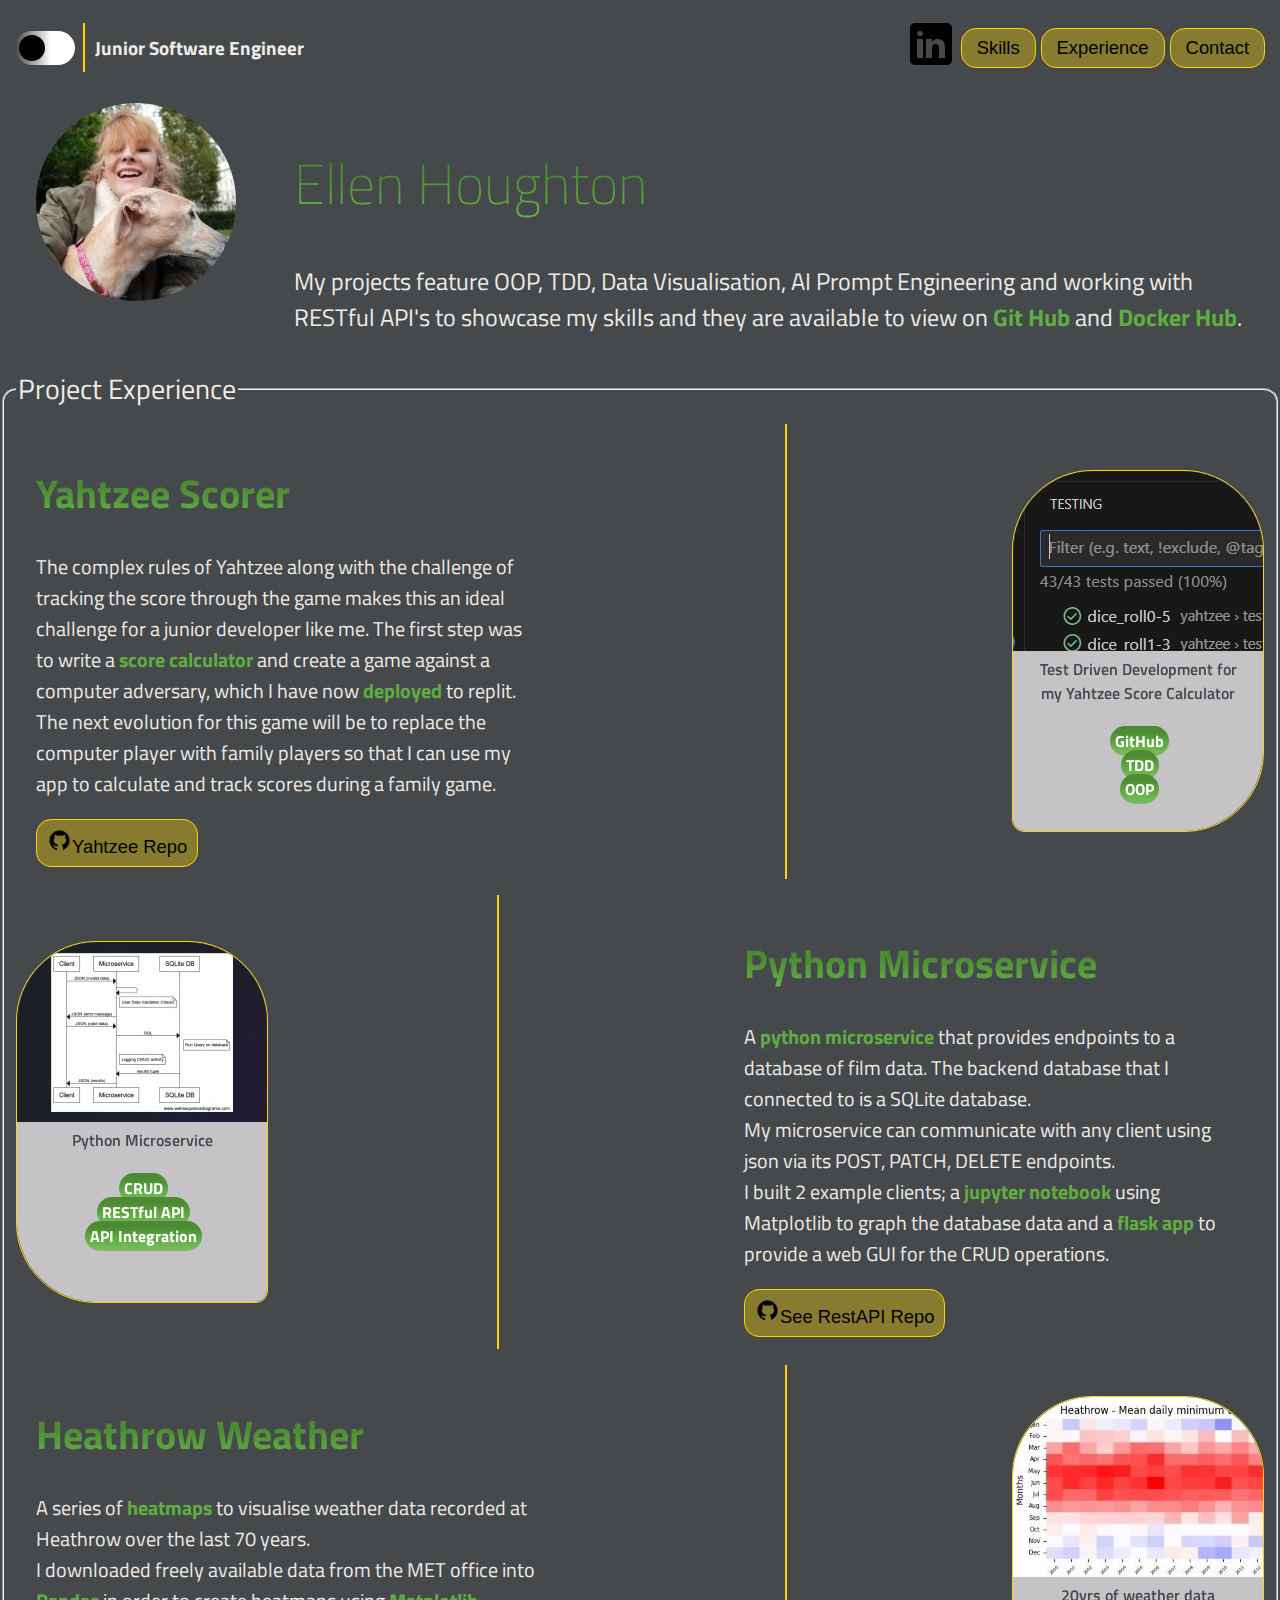
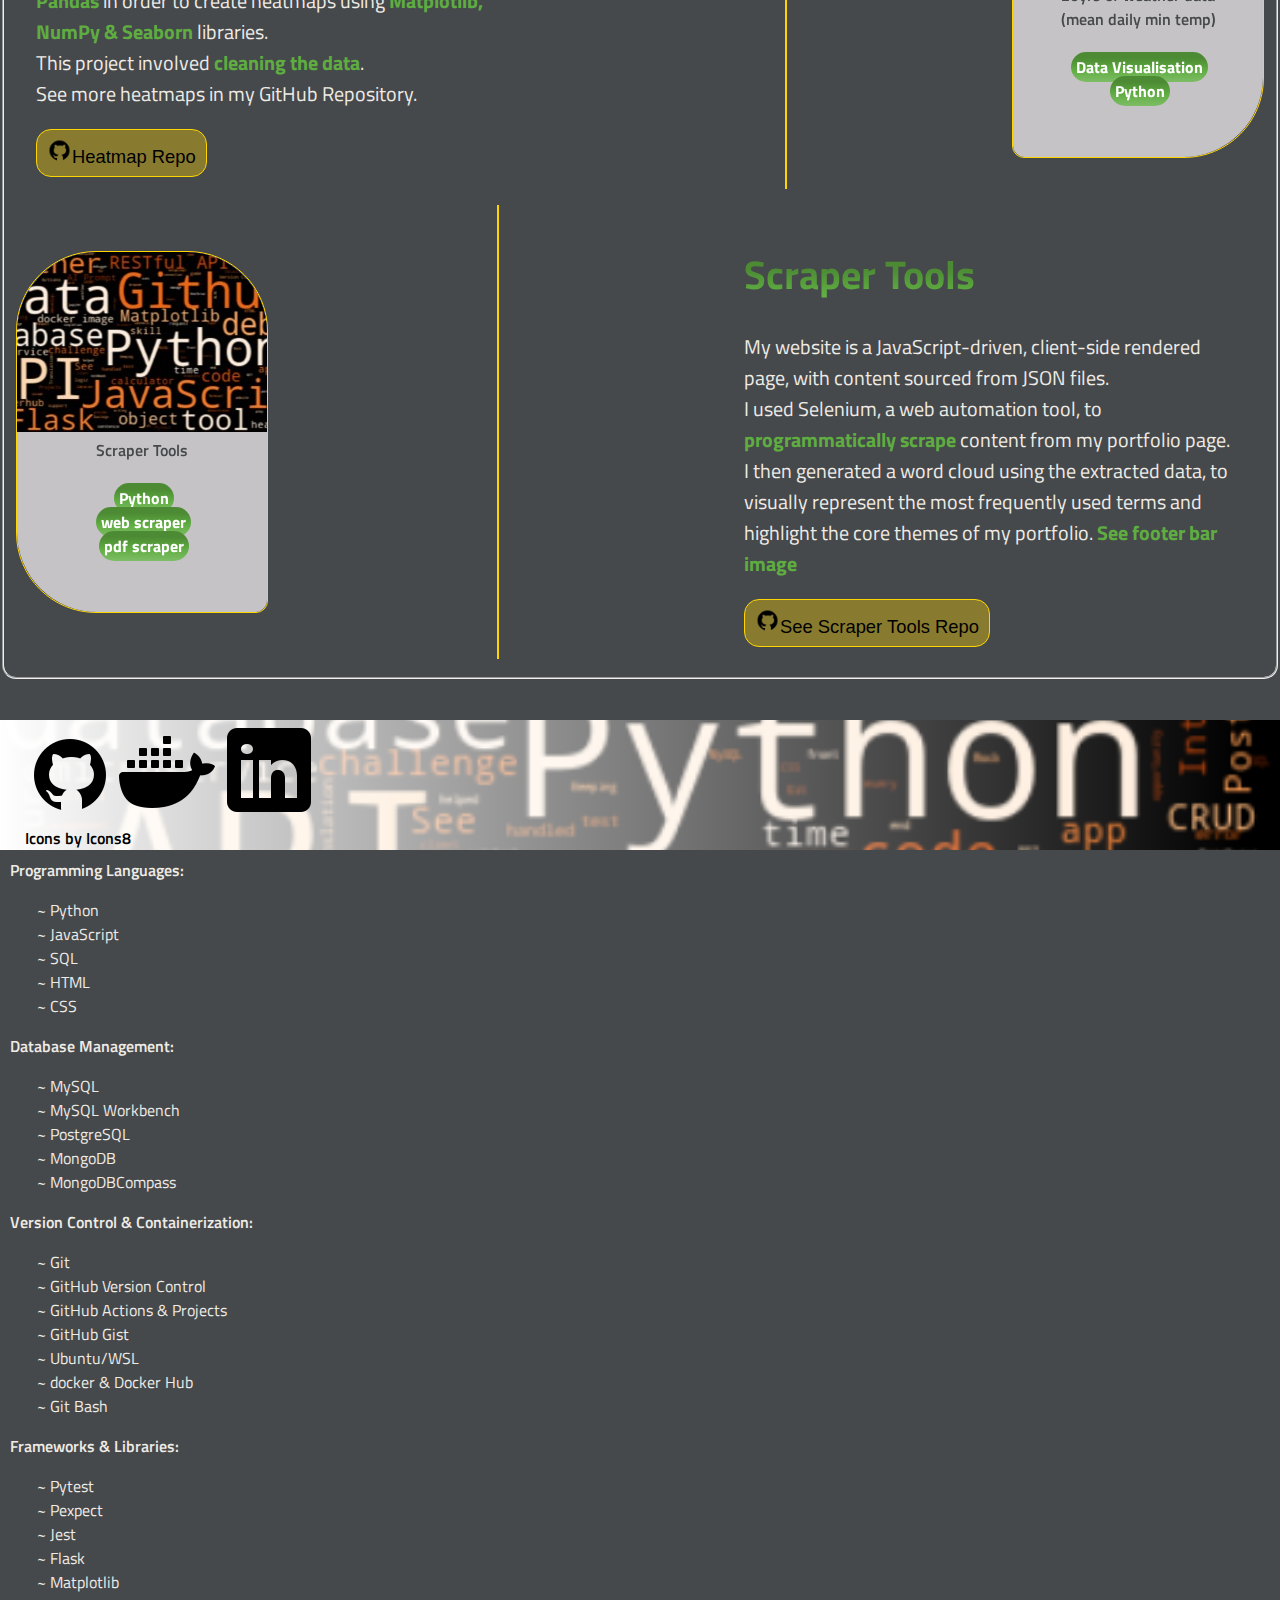
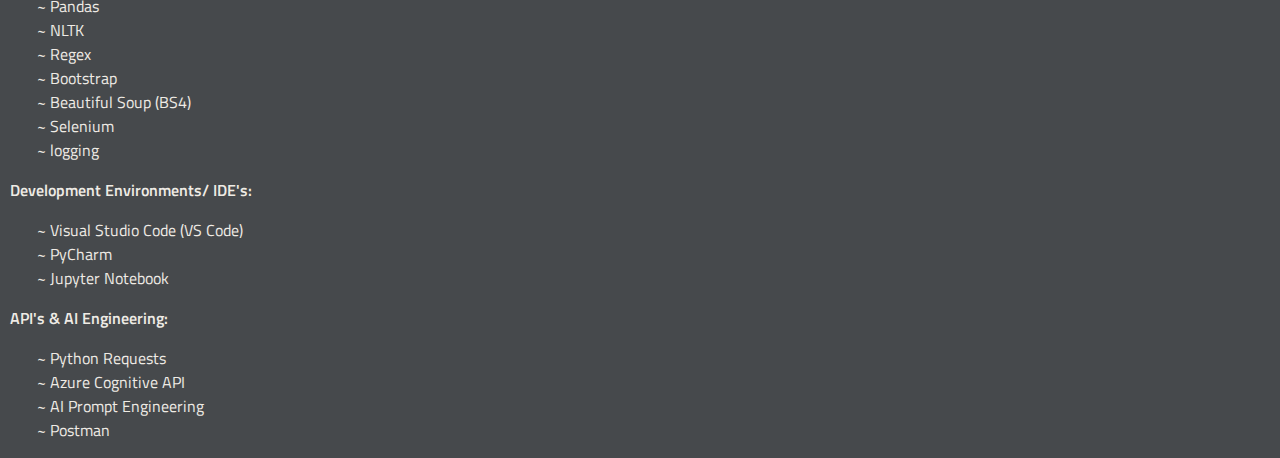
<file: index.html>
<!DOCTYPE html>
<html lang="en">
<head>
	<meta charset="UTF-8">
	<meta name="viewport" content="width=device-width, initial-scale=1.0">
	<script type="module" src="./scripts/portfolio.js" defer></script>
	<link rel="stylesheet" href="./styles/style.css">
	<title>Ellen's Portfolio</title>
</head>
<body>
	
	<div class="container">
		
		<div class="header">
			<div class="title">
			<!-- toggle theme button -->
				<div class="toggle-theme">
					<label class="switch">
						<input type="checkbox">
						<span class="slider round" id="themeButton"></span>
					</label>
				</div>
				<hr>
				<div class="desire">
					<h3 style="padding-left: 5px;">Junior Software Engineer</h3>
				</div>
			</div>
			<nav>
				<a href="https://www.linkedin.com/in/annwyl21/" target="_blank"><img src="./icons/icons8-linked-in-50.png" alt="linked in icon by Icons8.com"></a>
				<button class="btn"><a class="menu" href="#skills">Skills</a></button>
				<button class="btn"><a class="menu" href="#experience">Experience</a></button>
				<button class="btn"><a class="menu" href="mailto:ellen.a.ash@gmail.com">Contact</a></button>
			</nav>
		</div>
		
		<!-- Main Intro Section -->
		<div class="main">
			<div class="intro-image">
				<img id="my-photo" src="./images/ellen_dog_walk.jpg" alt="Ellen Houghton a highly motivated Junior Software Engineer">
			</div>
			<div class="intro-text" id="brand">
				<h1 id="myName">Ellen Houghton</h1>
				<!-- Insert portfolio intro text here -->
			</div>
		</div>

		<!-- Aside Skills Section -->
		<div class="aside" id="skills">
			<div id="mySkills">
			<!-- Insert skills list here -->
			</div>
		</div>

		<!-- Project Cards Section -->
		<div class="section">
			<fieldset id="experience">
				<legend>Project Experience</legend>
			<!-- Insert project cards here -->
			</fieldset>
		</div>

		<div class="footer">
			<div class="footer-text">
			<a class="footer-icon" href="https://github.com/annwyl21" target="_blank"><img src="./icons/icons8-github-90.png" alt="github icon by Icons8.com"></a>
			<a class="footer-icon" href="https://hub.docker.com/repositories/annwyl21" target="_blank"><img src="./icons/icons8-docker-96.png" alt="docker icon by Icons8.com"></a>
			<a class="footer-icon" href="https://www.linkedin.com/in/annwyl21/" target="_blank"><img src="./icons/icons8-linked-in-100.png" alt="linked in icon by Icons8.com"></a>
			<br>
			<span>Icons by <a target="_blank" href="https://icons8.com">Icons8</a></span>
			</div>
		</div>
	</div>

</body>
</html>
</file>
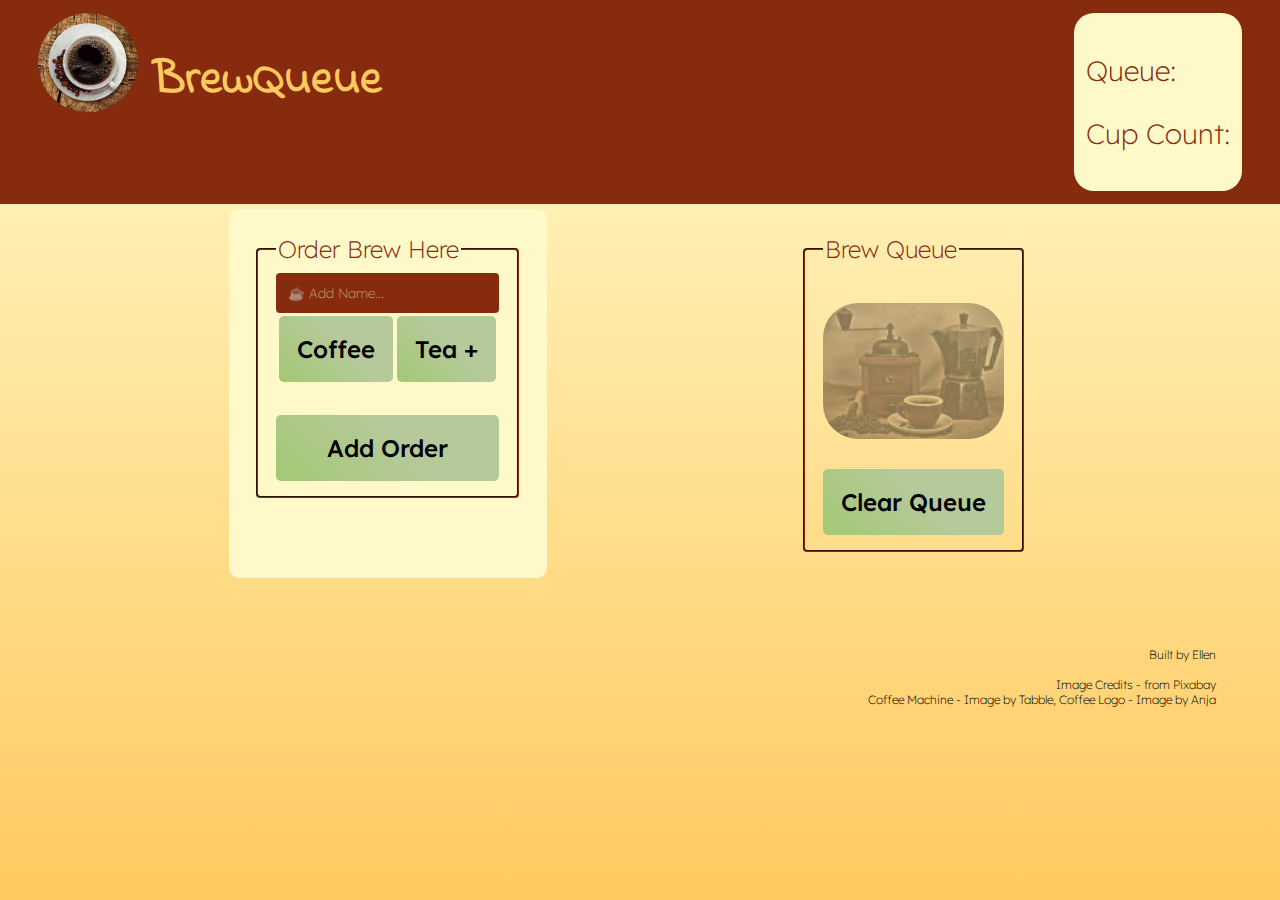
<file: Fulfillment/index.html>
<!DOCTYPE html>
<html lang="en">
<head>
	<meta charset="UTF-8">
	<meta name="viewport" content="width=device-width, initial-scale=1.0">
	<link rel="stylesheet" href="./styles/style.css">
	<script src="./scripts/fulfillment.js" defer></script>
	<title>BrewQueue Dashboard</title>
</head>
<body>
	<!-- Possible dark mode button -->
	<div class="container">
		<section class="header">
			<div class="menu">
				<div class="logo">
				<img id="brewQueueLogo" src="./images/coffeeLogo.jpg" alt="coffee cup logo">
				<h1>BrewQueue</h1>
				</div>
				<div id="resetCupCount" class="btn">
					<h4>reset cup count</h4>
				</div>
				<div class="stats">
					<!-- <img id="coffeeToday" src="./images/coffeeCup.jpg" alt="Todays Best Selling Cup of Coffee"> -->
					<div class="counts">
						<h3>Queue: </h3>
						<h3 id="revealReset">Cup Count: </h3>
					</div>
				</div>
			</div>
		</section>
		<section class="dashboard">
			<div class="orders">
				<fieldset>
					<legend>Order Brew Here</legend>
					<input type="text" id="textfname" placeholder="&#9749; Add Name...">
					<table>
						<td><button class="btn" id="btnCoffee">Coffee</button></td>
						<td><button class="btn" id="btnTea">Tea +</button></td>
					</table>
					<div id="customCards">
						<!-- insert js custom cards here -->
					</div>
					<div id="coffeeCards">
						<!-- insert js coffee cards here -->
					</div>
					<div id="teaCards">
						<!-- insert js tea cards here -->
					</div>
					<button class="btn" id="addOrder">Add Order</button>
				</fieldset>
			</div>
			<div class="queue">
				<fieldset>
					<legend>Brew Queue</legend>
						<div id="brewQueue">
							<!-- insert coffee orders here -->
						</div>
					<br><img id="backgroundImage" src="./images/coffeeMachine.jpg">
					<br><button class="btn" id="clrq">Clear Queue</button>
				</fieldset>
			</div>
		</section>
		<section class="footer">
			Built by Ellen<br><br>
			Image Credits - from <a href="https://pixabay.com//?utm_source=link-attribution&utm_medium=referral&utm_campaign=image&utm_content=751619">Pixabay</a>
			<br>
			Coffee Machine - Image by <a href="https://pixabay.com/users/tabble-989840/?utm_source=link-attribution&utm_medium=referral&utm_campaign=image&utm_content=751619">Tabble</a>, 
			Coffee Logo - Image by <a href="https://pixabay.com/users/cocoparisienne-127419/?utm_source=link-attribution&utm_medium=referral&utm_campaign=image&utm_content=2714970">Anja</a>		
		</section>
	</div>
</body>
</html>
</file>
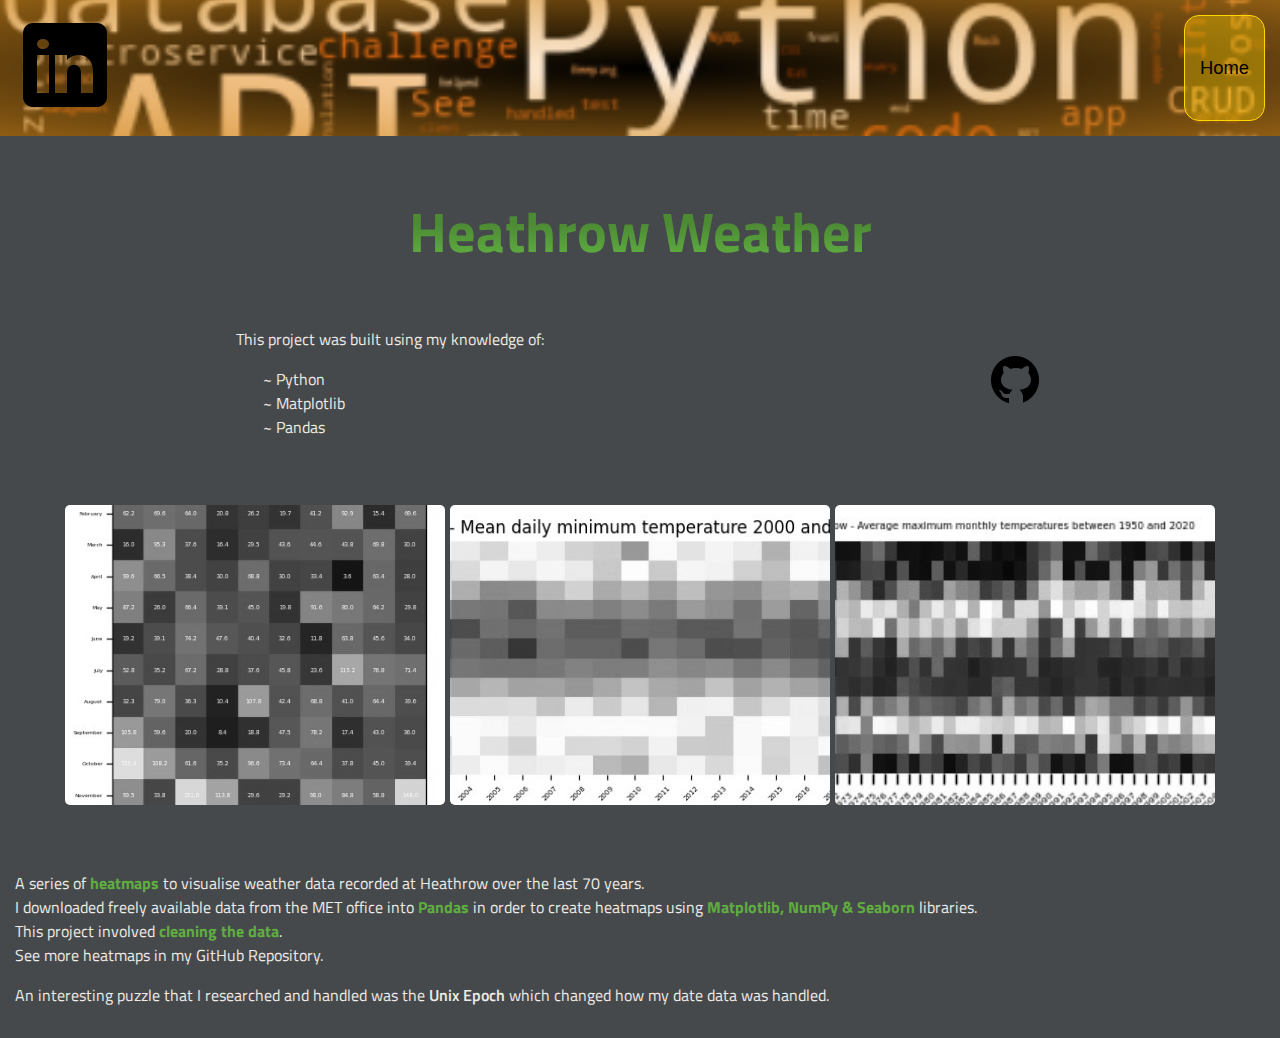
<file: project.html>
<!DOCTYPE html>
<html lang="en">
<head>
	<meta charset="UTF-8">
	<meta name="viewport" content="width=device-width, initial-scale=1.0">
	<script type="module" src="./scripts/project.js" defer></script>
	<link rel="stylesheet" href="./styles/style.css">
	<title>Project Page</title>
</head>
<body>

	<div class="page2Header">
		<div class="page2Title">
			<a href="https://www.linkedin.com/in/annwyl21/" target="_blank"><img src="./icons/icons8-linked-in-100.png" alt="linked in icon by Icons8.com"></a>
			<button class="btn"><a class="menu" href="./index.html">Home</a></button>
		</div>
	</div>

	<div class="extraInfo">
		
	</div>

</body>
</html>
</file>
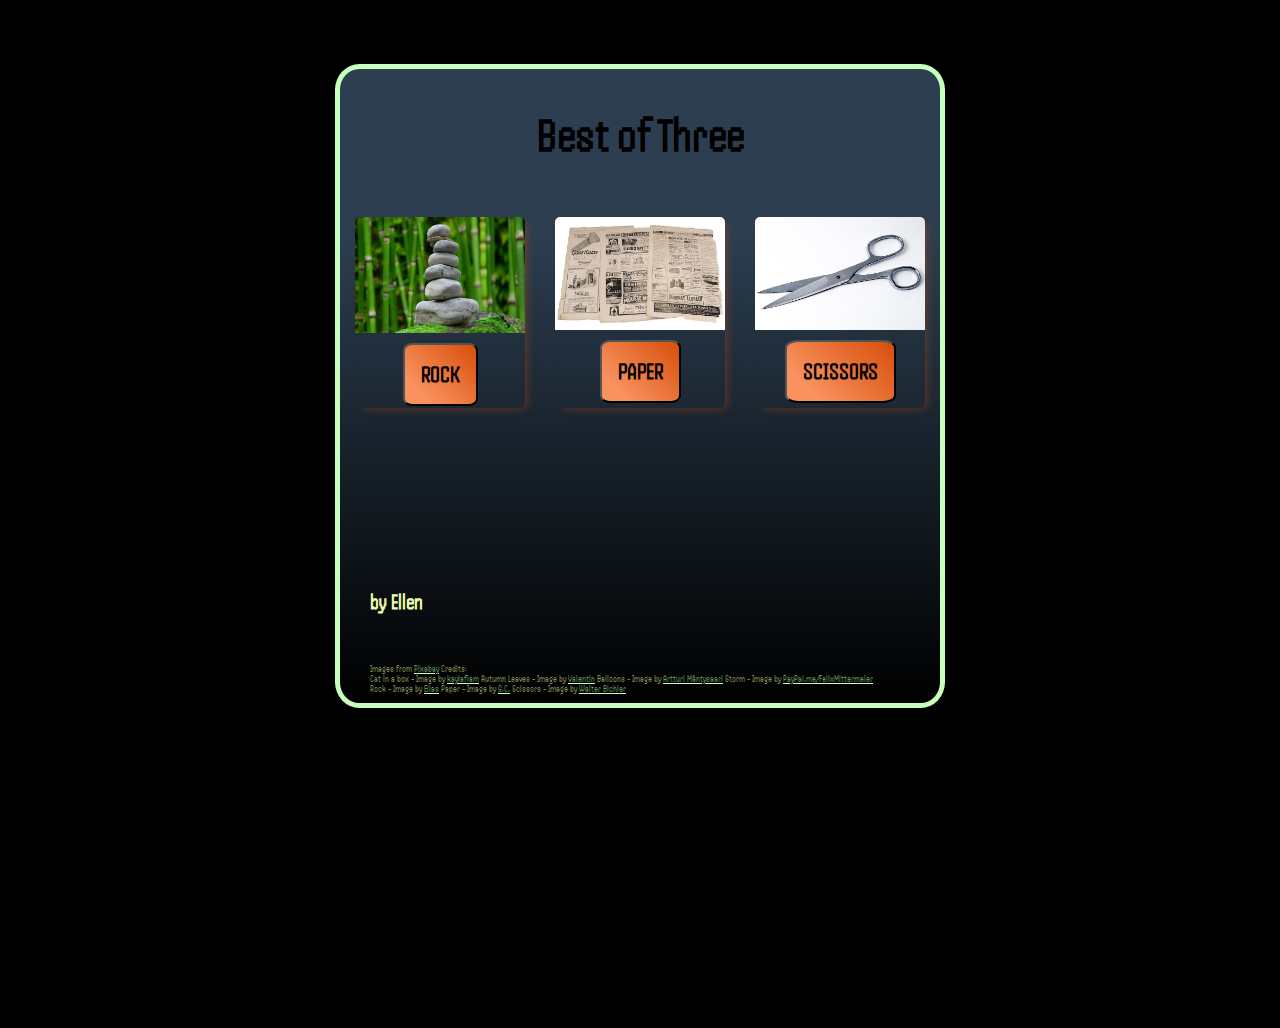
<file: RockPaperScissors/Assignment_5_Ellen_2of3.html>
<!DOCTYPE html>
<html lang="en">
<head>
	<meta charset="UTF-8">
	<meta name="viewport" content="width=device-width, initial-scale=1.0">
	<link rel="stylesheet" href="./Assignment_5_Ellen_3of3.css"></link>
	<script src="./Assignment_5_Ellen_1of3.js" defer></script>
	<title>Game</title>
</head>
<body>
	<div class="wrapper">
		<div class="container">
			<h2>Best of Three</h2>
			<section id="game">
				<div class="elements">
<!-- initial elements -->
					<div class="card">
						<div class="image">
							<img src="./placeholder.jpg" alt="placeholder">
						</div>
						<div class="detail">
							<button class="btn" id="btnLeft">placeholder</button>
						</div>
					</div>
					<div class="card">
						<div class="image">
							<img src="./placeholder.jpg" alt="placeholder">
						</div>
						<div class="detail">
							<button class="btn" id="btnMiddle">placeholder</button>
						</div>
					</div>
					<div class="card">
						<div class="image">
							<img src="./placeholder.jpg" alt="placeholder">
						</div>
						<div class="detail">
							<button class="btn" id="btnRight">placeholder</button>
						</div>
					</div>
				</div>
			<h3>winnerText</h3>
		</div>
	<div id="footer">
		<h6>by Ellen</h6>
		<p>Images from <a href="https://pixabay.com//?utm_source=link-attribution&utm_medium=referral&utm_campaign=image&utm_content=1072821">Pixabay</a> Credits:
		<br>
		Cat in a box - Image by <a href="https://pixabay.com/users/kaylaflam-15622817/?utm_source=link-attribution&utm_medium=referral&utm_campaign=image&utm_content=5453535">kaylaflam</a>
		Autumn Leaves - Image by <a href="https://pixabay.com/users/valiphotos-1720744/?utm_source=link-attribution&utm_medium=referral&utm_campaign=image&utm_content=1072821">Valentin</a>
		Balloons - Image by <a href="https://pixabay.com/users/artturi_mantysaari-1625672/?utm_source=link-attribution&utm_medium=referral&utm_campaign=image&utm_content=1786430">Artturi Mäntysaari</a>
		Storm - Image by <a href="https://pixabay.com/users/felixmittermeier-4397258/?utm_source=link-attribution&utm_medium=referral&utm_campaign=image&utm_content=2568381">PayPal.me/FelixMittermeier</a>
		<br>
		Rock - 	Image by <a href="https://pixabay.com/users/schäferle-3372715/?utm_source=link-attribution&utm_medium=referral&utm_campaign=image&utm_content=2040340">Elias</a> 
		Paper - Image by <a href="https://pixabay.com/users/garten-gg-201217/?utm_source=link-attribution&utm_medium=referral&utm_campaign=image&utm_content=4675472">G.C.</a> 
		Scissors - Image by <a href="https://pixabay.com/users/silberfuchs-721/?utm_source=link-attribution&utm_medium=referral&utm_campaign=image&utm_content=321238">Walter Bichler</a> 
		</p>
	</div>
	<div id="fillSpace"></div>
</div>
</body>
</html>
</file>
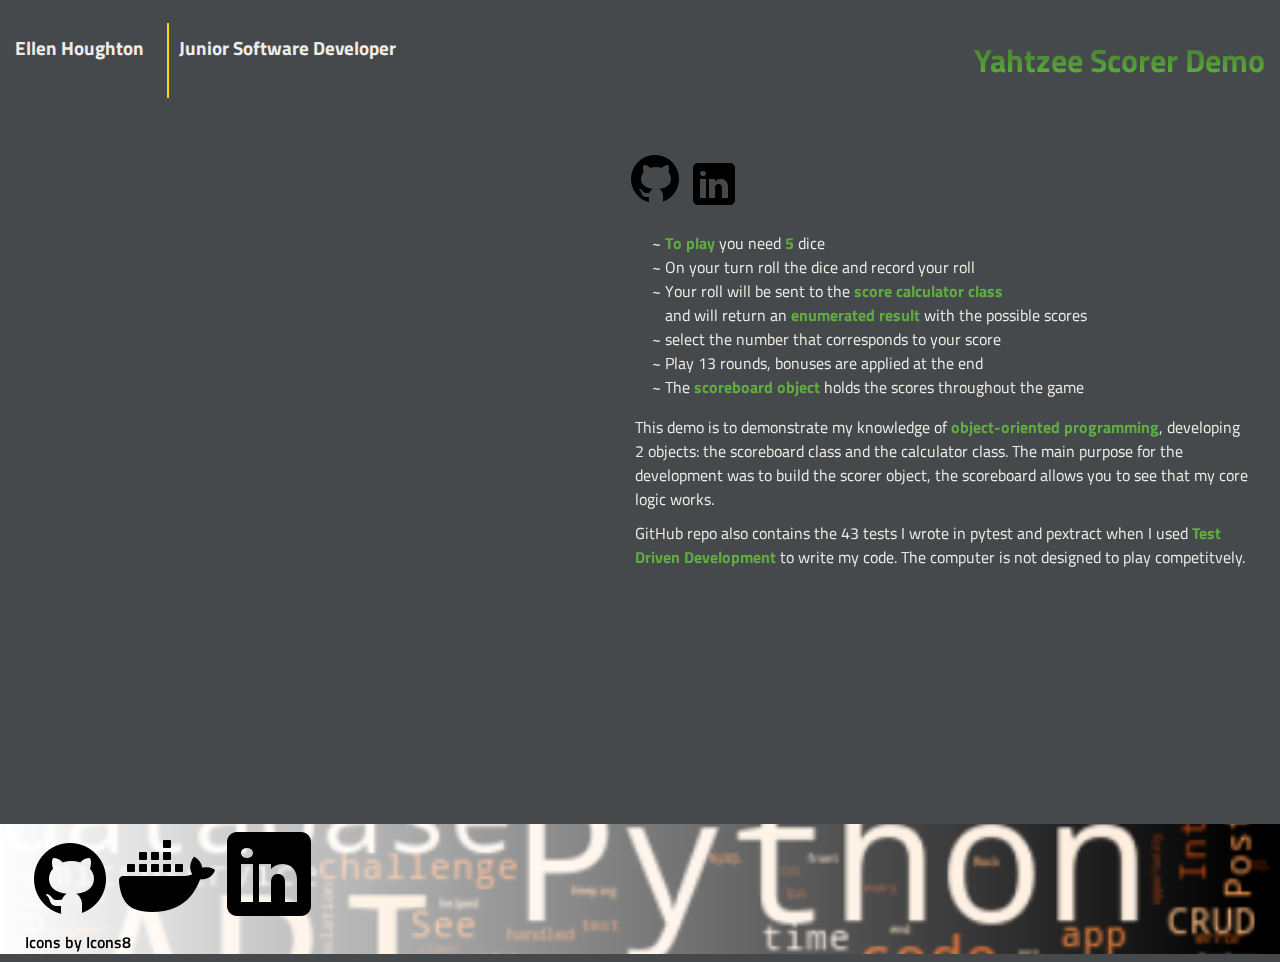
<file: yahtzee_scorer/yahtzeedemo.html>
<!DOCTYPE html>
<html lang="en">
<head>
	<meta charset="UTF-8">
	<meta name="viewport" content="width=device-width, initial-scale=1.0">
	<link rel="stylesheet" href="../styles/style.css">
	<title>Yahtzee Scorer</title>
</head>
<body>
	
	<div class="container">

		<div class="header">
			<div class="title">
				<div class="desire">
					<h3>Ellen Houghton</h3>
				</div>
				<hr>
				<div class="desire">
					<h3 style="padding-left: 5px;">Junior Software Developer</h3>
				</div>
			</div>
			<h1>Yahtzee Scorer Demo</h1>

		</div>

		<div class="main" style="margin: 20px;">
				
			<div>
				<iframe src="https://replit.com/@EllenAsh1/myyahtzeescorer?embed=true" frameborder="0" height="600"></iframe>
			</div>

			<div>
				
				<a class="footer-icon" href="https://github.com/annwyl21/yahtzee" target="_blank"><img src="../icons/icons8-github-60.png" alt="github icon by Icons8.com"></a>

				<a class="footer-icon" href="https://www.linkedin.com/in/annwyl21/" target="_blank"><img src="../icons/icons8-linked-in-50.png" alt="linked in icon by Icons8.com"></a>

				<ul>
					<li><strong>To play</strong> you need <strong>5</strong> dice</li>
					<li>On your turn roll the dice and record your roll</li>
					<li>Your roll will be sent to the <strong>score calculator class</strong><br>and will return an <strong>enumerated result</strong> with the possible scores</li>
					<li>select the number that corresponds to your score</li>
					<li>Play 13 rounds, bonuses are applied at the end</li>
					<li>The <strong>scoreboard object</strong> holds the scores throughout the game</li>
				</ul>
				<p style="margin:10px;">This demo is to demonstrate my knowledge of <strong>object-oriented programming</strong>, developing 2 objects: the scoreboard class and the calculator class. The main purpose for the development was to build the scorer object, the scoreboard allows you to see that my core logic works.</p><p style="margin:10px;">GitHub repo also contains the 43 tests I wrote in pytest and pextract when I used <strong>Test Driven Development</strong> to write my code. The computer is not designed to play competitvely.</p>
			</div>

		</div>

		<div class="aside">
			
		</div>

		<div class="footer">
			<div class="footer-text">
			<a class="footer-icon" href="https://github.com/annwyl21" target="_blank"><img src="../icons/icons8-github-90.png" alt="github icon by Icons8.com"></a>
			<a class="footer-icon" href="https://hub.docker.com/repositories/annwyl21" target="_blank"><img src="../icons/icons8-docker-96.png" alt="docker icon by Icons8.com"></a>
			<a class="footer-icon" href="https://www.linkedin.com/in/annwyl21/" target="_blank"><img src="../icons/icons8-linked-in-100.png" alt="linked in icon by Icons8.com"></a>
			<br>
			<span>Icons by <a target="_blank" href="https://icons8.com">Icons8</a></span>
			</div>
		</div>

	</div>

</body>
</html>
</file>
<file: styles/style.css>
@import url('https://fonts.googleapis.com/css2?family=Titillium+Web:ital,wght@0,200;0,300;0,400;0,600;0,700;0,900;1,200;1,300;1,400;1,600;1,700&display=swap');

:root {
	--card-front: #DCDCDD;
	--light-mode-background: #efebe5;
	--card-reverse: #C5C3C6;
	--dark-mode-background: #46494C;
	--labels: #5FAD41;
	--buttons-light-mode: #E71D36;
	--buttons-dark-mode: #ffd500;
	--white: white;
	--black: #000000;
}

body {
	background-color: var(--dark-mode-background);
	color: var(--light-mode-background);
	font-family: 'Titillium Web', sans-serif;
	margin: 0;
	height: 100vh !important;
}

.container {
    display: grid;
    grid-template-columns: repeat(3, 1fr);
    gap: 0.5rem;

    grid-template-areas: 
    'header header header'
    'main main main'
    'section section aside'
	'demo demo demo'
    'footer footer footer'
    ;
}

#myName {
	font-weight: 100;
	font-size: 56px;
}

.skillsLinks {
	display: flex;
	justify-content: space-around;
}

.linksDiv {
	display: flex;
	flex-direction: column;
	justify-content: center;
	align-items: center;
}

.image-box {
	display: flex;
	gap: 5px;
	padding: 50px;
}

.image-card {
	flex: 1;
	overflow: hidden;
	cursor: pointer;
	width: 200px;
	height: 300px;
	transition: flex .3s ease-in-out;
}

.image-card img {
	width: 100%;
	height: 100%;
	object-fit: cover;
	filter:grayscale(1);
	-webkit-filter: grayscale(1);
	border-radius: 5px;
}

.image-card:hover {
	flex: 3;
}

.image-card:hover img{
	filter: none;
}

.badge {
	display: inline;
	background: linear-gradient(180deg, #4c8a34 20%, #559b3a 40%, #5fad41 60%, #6fb554 80%, #7ebd66 100%);
	color: white;
	font-weight: 700;
	padding: 3px 5px;
	margin-left: 3px;;
	text-align: center;
	border-radius: 25px;
  }

.header {
    grid-area: header;
    display: flex;
    justify-content: space-between;
    gap: 5px;
	margin: 15px;
}

span {
	font-weight: 600;
}

h1 {
	background: linear-gradient(180deg, #4c8a34 40%, #559b3a 60%, #5fad41 80%, #6fb554 100%);
	background-clip: text;
	-webkit-background-clip: text;
	-webkit-text-fill-color: transparent;
}

.title {
	display: flex;
	gap: 5px;
}

.desire {
	padding-right: 15px;
}

nav {
	display: flex;
	font-size: 1.15rem;
	font-weight: 500;
	align-items: center;
	gap: 5px;
}

.menu {
	padding: 5px;
}

.main {
    grid-area: main;
	display: flex;
	justify-content: space-around;
	gap: 5px;
	margin: 0px 10px;
}

.intro-text {
	max-width: 950px;
	font-size: 1.5rem;
}

.aside {
    grid-area: aside;
	display: flex;
	flex-direction: column;
}

#mySkills {
	align-self: flex-start;
	padding-left: 50px;
}

.section {
    grid-area: section;
	display: flex;
	flex-direction: column;
	justify-content: space-evenly;
	gap: 5px;
	margin-left: 15px;
}

fieldset {
	border-radius: 14px;
}

legend {
	font-weight: 500;
	font-size: 1.75rem;
}

.project-text-box {
	padding: 20px;
	text-align: left;
	font-size: 1.25rem;
	max-width: 500px;
}

iframe {
	border-radius: 14px;
	width: 600px;
}

strong {
	color: var(--labels);
}

.right-text-box {
	padding: 20px;
	text-align: left;
}

.project-details {
	display: flex;
	gap: 5px;
}

.project-cards {
	display: flex;
}

#bk-cd {
	background-color: var(--card-reverse);
	color: var(--black);
	border: 1px solid var(--card-reverse);
}

.proj-cd {
	position: relative;
	left: 0px;
	background-color: var(--dark-mode-background);
	color: var(--white);
	border: 1px solid var(--dark-mode-background);
	border-radius: 5px;
	margin: 5px;
}

.proj-cd:not(:first-child) {
	margin-left: -150px;
}

.proj-cd:hover {
	transform: translateY((-20px));
}

.proj-cd:hover ~.proj-cd {
	left: 150px;
}

.footer {
	grid-area: footer;
	background: var(--dark-mode-background) url(./footer.png) no-repeat center;
	/* background-color: var(--dark-mode-background); */
	/* background-image: url(./footer.png);
	background-repeat: no-repeat;
	background-position: center; */
	background-size: cover;
	margin: 25px 0 0 0;
}

.page2Header {
	background: var(--dark-mode-background) url(./footer.png) no-repeat center;
	/* background-color: var(--dark-mode-background);
	background-image: url(./footer.png);
	background-repeat: no-repeat;
	background-position: center; */
	background-size: cover;	
}

.page2Title {
	display: flex;
	background: radial-gradient(rgba(0, 0, 0, 0), rgba(207, 135, 28, 0.69));
	padding: 15px;
	justify-content: space-between;
}

.extraInfo {
	padding: 15px;
}

.projectSpecific {
	text-align: center;
	font-size: 3.5rem;
}

.projectSpecificBadge {
	font-size: 1.5rem;
	font-weight: 200;
	
}

:any-link {
	text-decoration: none;
	color: var(--black);
}

.footer-text {
	background: linear-gradient(to left, rgba(0, 0, 0, 0) 75%, rgba(255, 255, 255, 1) 100%);
	padding-left: 25px;
	color: var(--black);
}

li::first-letter {
	font-size: 1.5rem;
}

li::marker {
	content: '~ ';
}

#my-photo {
	border-radius: 50%;
	max-width: 200px;
}

/* button text colour is determined by link colour */
.btn {
	background-color: #ffd5005b;
	border-radius: 15px;
	border: 1px solid var(--buttons-dark-mode);
	font-weight: 500;
	font-size: 1.15rem;
	padding: 8px 10px;
}

.links {
	max-height: 25px;
}

.btn:hover {
	box-shadow: 0 4px 12px 0 rgba(0, 0, 0, 0.35);
}

hr {
	width: 3px;
	background-color: transparent;
	border-width: 0px 2px 0px 0px;
	border-color: var(--buttons-dark-mode);
}



/* toggle button from W3 Schools */
.toggle-theme {
	align-self: center;
}
/* The switch - the box around the slider */
.switch {
    position: relative;
    display: inline-block;
    width: 60px;
    height: 34px;
}
/* Hide default HTML checkbox */
.switch input {
    opacity: 0;
    width: 0;
    height: 0;
}
/* The slider */
.slider {
    position: absolute;
    cursor: pointer;
    top: 0;
    left: 0;
    right: 0;
    bottom: 0;
    -webkit-transition: .4s;
    transition: .4s;
	background-color: var(--white);
}
.slider:before {
    position: absolute;
    content: "";
    height: 26px;
    width: 26px;
    left: 4px;
    bottom: 4px;
    -webkit-transition: .4s;
    transition: .4s;
	background-color: var(--black);
}
input:checked + .slider:before {
    -webkit-transform: translateX(26px);
    -ms-transform: translateX(26px);
    transform: translateX(26px);
}
input:checked + .slider {
    background-color: var(--dark-mode-background);
}
input:focus + .slider {
    box-shadow: 0 0 1px var(--dark-mode-background);
}
/* Rounded sliders */
.slider.round {
    border-radius: 34px;
}
.slider.round:before {
    border-radius: 50%;
}
#themeButton, .submit {
    background: linear-gradient(270deg, var(--white) 40%, var(--dark-mode-background) 100%);
    border-color: var(--card-reverse);
    /* color: var(--main-text-color, white); */
}

.flip-image {
	border-radius: 80px 80px 0px 0px;
	max-width: 250px;
}

/* FLIP CARD */
/* W3 schools: flip card container - set the width and height to whatever you want. We have added the border property to demonstrate that the flip itself goes out of the box on hover (remove perspective if you don't want the 3D effect */
.flip-card {
    background-color: transparent;
    width: 250px;
    height: 360px;
	border-radius: 80px 80px 80px 12px;
	border: 1px solid var(--buttons-dark-mode);
    perspective: 1000px; /* Remove this if you don't want the 3D effect */
	align-self: center;
  }
  /* This container is needed to position the front and back side */
  .flip-card-inner {
    position: relative;
    width: 100%;
    height: 100%;
	border-radius: 80px 80px 80px 12px;
    text-align: center;
    transition: transform 0.8s;
    transform-style: preserve-3d;
  }
  /* Do an horizontal flip when you move the mouse over the flip box container */
  .flip-card:hover .flip-card-inner {
    transform: rotateY(180deg);
  }
  /* Position the front and back side, border box added to stop the flip creating a larger card on the reverse side */
  .flip-card-front, .flip-card-back {
    position: absolute;
	box-sizing:border-box;
	border-radius: 80px 80px 80px 12px;
    width: 100%;
    height: 100%;
    -webkit-backface-visibility: hidden; /* Safari */
    backface-visibility: hidden;
  }
  /* Style the front side*/
  .flip-card-front {
    background-color: var(--card-reverse);
    color: var(--dark-mode-background);
  }
  /* Style the back side */
  .flip-card-back {
    background-color: var(--card-reverse);
    color: black;
    transform: rotateY(180deg);
  }

  
  /* button animations */
  @keyframes btn-animation {
	0% {
		background: linear-gradient(225deg, rgba(0, 0, 0, 0) 10%, white 15%, rgba(0, 0, 0, 0) 20%);
		border-width: 1px;
	}
	25% {
		background: linear-gradient(225deg, rgba(0, 0, 0, 0) 30%, white 35%, rgba(0, 0, 0, 0) 40%);
		border-width:1px;
	}
	50% {
		background: linear-gradient(225deg, rgba(0, 0, 0, 0) 50%, white 55%, rgba(0, 0, 0, 0) 60%);
		border-width:1px;
	}
	75% {
		background: linear-gradient(225deg, rgba(0, 0, 0, 0) 70%, white 75%, rgba(0, 0, 0, 0) 80%);
		border-width:1px;
	}
	100% {
		background: linear-gradient(225deg, rgba(0, 0, 0, 0) 90%, white 95%, rgba(0, 0, 0, 0) 100%);
		border-width:1px;
	}
}

.btn-animation {
	animation-name: btn-animation;
	animation-duration: 0.5s;
	animation-iteration-count: infinite;
}

/* TODO */
/* skills needs to be sent to end between 1260 & 400px to maintain screen display */
@media screen and (max-width: 1281px){
	.container {
		grid-template-areas: 
		/* placeholder references */
		'header header header'
		'main main main'
		'section section section'
		'demo demo demo'
		'footer footer footer'
		'aside aside aside';
	}

	#mySkills {
		padding-left: 10px;
	}

	li::first-letter {
		font-size: 1rem;
	}

	.section {
		margin-left: 0px;
	}

	.footer-text {
		background: linear-gradient(to left, rgba(0, 0, 0, 0) 3%, rgba(255, 255, 255, 1) 100%);
	}
}

@media screen and (max-width: 900px){
	.container {
		grid-template-areas: 
		/* placeholder references */
		'header header header'
		'main main main'
		'section section section'
		'footer footer footer'
		'aside aside aside';
	}

	html {
		font-size: 14px;
	}

	.header {
		margin: 3px;
		flex-direction: column;
	}

	.toggle-theme {
		padding-left: 3px;
	}

	nav {
		justify-content: center;
	}

	#myName {
		text-align: center;
		font-size: 42px;
		margin: 0px 0px 15px 0px;
	}

	#brand {
		order: 1; 
	}

	.myIntro {
		padding-left: 10px;
		margin: 0px;
	}

	.intro-text {
		order: 1;
	}

	.intro-image {
		order: 2;
	}

	#my-photo {
		max-width: 40px;
	}

	.main {
		flex-direction: column;
		align-items: center;
	}

	.project-text-box {
		padding: 5px;
		text-align: left;
		order: 2;
	}

	.flip-card {
		order: 1;
		height: 325px;
	}

	.project-details {
		flex-direction: column;
	}

	.section {
		grid-area: section;
		display: flex;
		flex-direction: column;
		justify-content: flex-start;
		gap: 5px;
	}

	.btn {
		padding: 10px 5px 8px 5px;
		font-size: 0.85rem;
	}

	.toggle-theme {
		padding-left: 40px;
	}

	.desire {
		padding-right: 40px;
	}

	iframe {
		border-radius: 14px;
		width: 250px; 
	}

}
</file>
<file: Fulfillment/styles/style.css>
/* Lexend google font designed to be dyslexia friendly */
@import url('https://fonts.googleapis.com/css2?family=Indie+Flower&family=Lexend:wght@100;200;300;400;500;600;700;800;900&display=swap');

/* Colour Scheme selected to provide a friendly screen for coffee drinkers to see, and be easy to use by baristas but also friendly to types of colour blindness by providing contrast between colours */
:root {
	--chocBrown: #862b0d;
	--cream: #fff9c9;
	--green: #b5c99a;
	--orange: #ffc95f;
	--black: #000000;
	--grey: #a9a8a8;
	--white: #ffffff;
}

/* larger font set initially to support easy legibility on screen */
html {
	font-size: 24px;
}

body {
	font-family: 'Lexend', sans-serif;
	background: linear-gradient(180deg, #fff9c9 3%, #ffc95f 100%);
	margin: 0;
	height: 100vh !important;
}

h1 {
	color: var(--orange);
	font-size: 2rem;
	font-family: 'Indie Flower', cursive;
	display: inline;
}

h3 {
	font-weight: 200;
}

fieldset {
	display: flex;
	flex-direction: column;
	border-radius: 4px;
	color: var(--chocBrown);
	border-color: var(--chocBrown);
	font-weight: 200;
}

input {
	padding: 12px;
	border: none;
	border-radius: 4px;
	background-color: var(--chocBrown);
	accent-color: var(--chocBrown);
	color: var(--cream);
	font-family: 'Lexend', sans-serif;
	font-weight: 200;
}

input::placeholder {
	opacity: 0.5;
	color: var(--cream);
}

.container {
	display: grid;
	grid-template-columns: repeat(12, 1fr);
	
}

.header {
	grid-column: span 12;
}

.menu {
	display: flex;
	justify-content: space-between;
	background-color: var(--chocBrown);
	padding: 1% 3%;
}

.logo {
	display: flex;
	align-items: flex-start;
}

.stats {
	display: flex;
	flex-direction: row;
	background-color: var(--cream);
	color: var(--chocBrown);
	padding: 1% 1%;
	border-radius: 20px;
}

.dashboard {
	grid-column: span 12;
	display: flex;
	justify-content: space-evenly;
	margin: 5px 0;
}

.orders {
	grid-column: 1 / span 6;
	background-color: var(--cream);
	padding: 2% 2%;
	border-radius: 10px;
}

.queue {
	grid-column: 7 / span 6;
	padding: 2% 2%;
	border-radius: 10px;
}

.footer {
	grid-column: span 12;
	font-size: 0.5rem;
	font-weight: 200;
	text-align: right;
	margin: 5%;
}

.newOrder {
	padding: 10px;
}

.card {
	border: 1px solid var(--chocBrown);
	border-radius: 5px;
	margin: 5px;
}

.card:hover, .btn:hover {
	box-shadow: 0 4px 20px 0 rgba(134, 43, 13, 0.35)
}

.btnCard {
	border: none;
	outline: 0;
	text-align: left;
	width: 100%;
	padding: 12px;
	background: var(--chocBrown);
	color: var(--cream);
	font-family: 'Lexend', sans-serif;
	font-weight: 300;
	font-size: 1rem;
}

.btn {
	border-radius: 5px;
	background: linear-gradient(225deg, #b5c99a 45%, #a3c873 100%);
	border: none;
	font-weight: 500;
	padding: 18px;
	font-family: 'Lexend', sans-serif;
	font-size: 1rem;
}

.delete {
	border: none;
	background: none;
	font-size: 35px;
}

:any-link {
	color: var(--black);
	text-decoration: none;
}

#hamburger {
	max-width: 50px;
}

#brewQueueLogo {
	max-width: 100px;
	border-radius: 50%;
	/* opacity: 50%; */
	margin: 0 15px 0 0;
	/* flip image, rotate 70 deg so the logo so the coffee cup handle is horizontal to the right */
	-webkit-transform: scaleX(-1); 
	transform: scaleX(-1) rotate(25deg);
}

/* #coffeeToday {
	max-width: 100px;
	border-radius: 50%;
	opacity: 50%;
	align-self: start;
} */

#brewQueue {
	color: var(--chocBrown);
}

#coffeeCards, #teaCards, #otherCards, #customCards {
	display: flex;
	flex-wrap: wrap;
	margin: 5px;
}

#brewQueue div:nth-child(odd){
	background-color: var(--orange);
	border-radius: 5px;
}

#backgroundImage {
	max-width: 200px;
	opacity: 50%;
	border-radius: 35px;
}

#resetCupCount {
	visibility: hidden;
	font-weight: 500;
	font-family: 'Lexend', sans-serif;
	font-size: 1rem;
	opacity: 0.4;
}

@media (max-width: 850px) {
	
	html {
		font-size: 16px;
	}

	.dashboard {
		display: flex;
		flex-direction: column;
		margin: 5px 0;
	}
}

@media (max-width: 600px) {
	
	html {
		font-size: 12px;
	}

}

@media (max-width: 500px) {
	
	html {
		font-size: 10px;
	}

}

@media (max-width: 450px) {
	
	html {
		font-size: 7px;
	}

}
</file>
<file: RockPaperScissors/Assignment_5_Ellen_3of3.css>
@import url('https://fonts.googleapis.com/css2?family=Handjet:wght@100;200;300;400;500;600;700;800;900&display=swap');

:root {
	--charcoal: #2c3350;
	--orange: #D74E09;
	--tea-green: #c8ffbe;
	--lightgreen: #EDFFAB;
	--white: white;
}

body {
	display: flex;
	flex-direction: column;
	align-items: center;
	height: 100vh;
	font-family: 'Handjet', cursive;
	font-size: 2rem;
	text-align: center;
	margin: 5%;
	background: black;
}

h3 {
	color: var(--tea-green);
	visibility: hidden;
}

.wrapper {
	display: flex;
	flex-direction: column;
	border: 5px solid var(--tea-green);
	border-radius: 4%;
	background: linear-gradient(0deg, #000000 0%, #2c3e50 74%);
	max-width: 600px;
}

.container {
	display: flex;
	flex-direction: column;
}

.elements {
	display: flex;
	justify-content: space-evenly;
}

.card {
	box-shadow: 5px 4px 8px -3px rgba(215, 78, 9, 0.35);
	border-radius: 5px;
	margin: 15px;
}

.detail {
	padding: 2px 16px;
}

img {
	border-radius: 5px 5px 0 0;
	width: 100%;
}

#gamesWon {
	color: var(--tea-green)
}

.btn {
	font-family: 'Handjet', cursive;
	font-size: 1.5rem;
	font-weight: bold;

	background: linear-gradient(45deg, #f9925f 20%, rgb(215, 78, 9) 100%);
	border-radius: 12%;
	padding: 1rem;
}

.btn:hover {
	box-shadow: 0 4px 12px 0 rgba(200, 255, 190, 0.35);
}

.card:hover {
	box-shadow: 0 4px 20px 0 rgba(200, 255, 190, 0.35);
}

#footer {
	color: var(--lightgreen);
	text-align: left;
	padding: 0 5%;
}

p {
	font-size: 0.6rem;
}

:any-link {
	color: var(--tea-green);
}

#fillSpace {
	flex-grow: 1;
}

@media (max-width: 600px) {
	.card {
		max-width: 25%;
	}

	.btn {
		font-size: small;
		padding: 5px;
	}

	.detail {
		padding: 0;
	}
}
</file>
